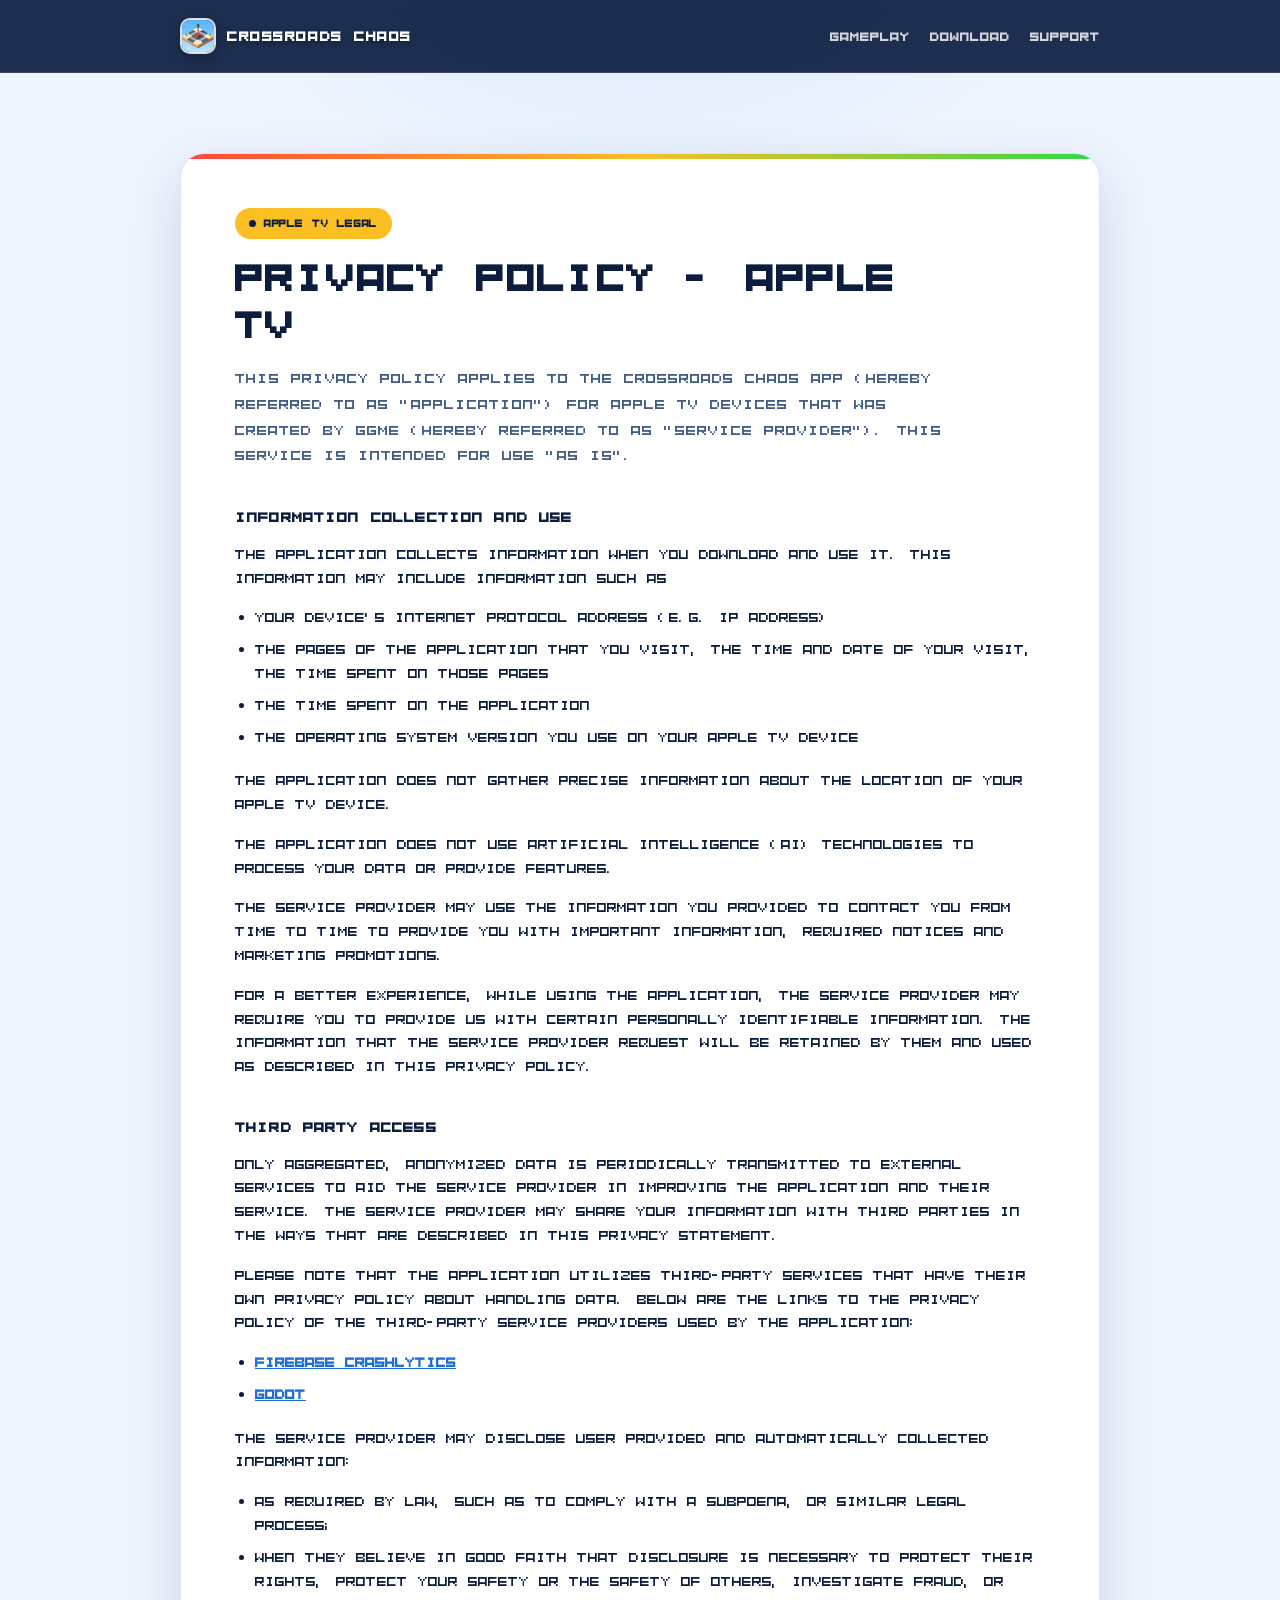
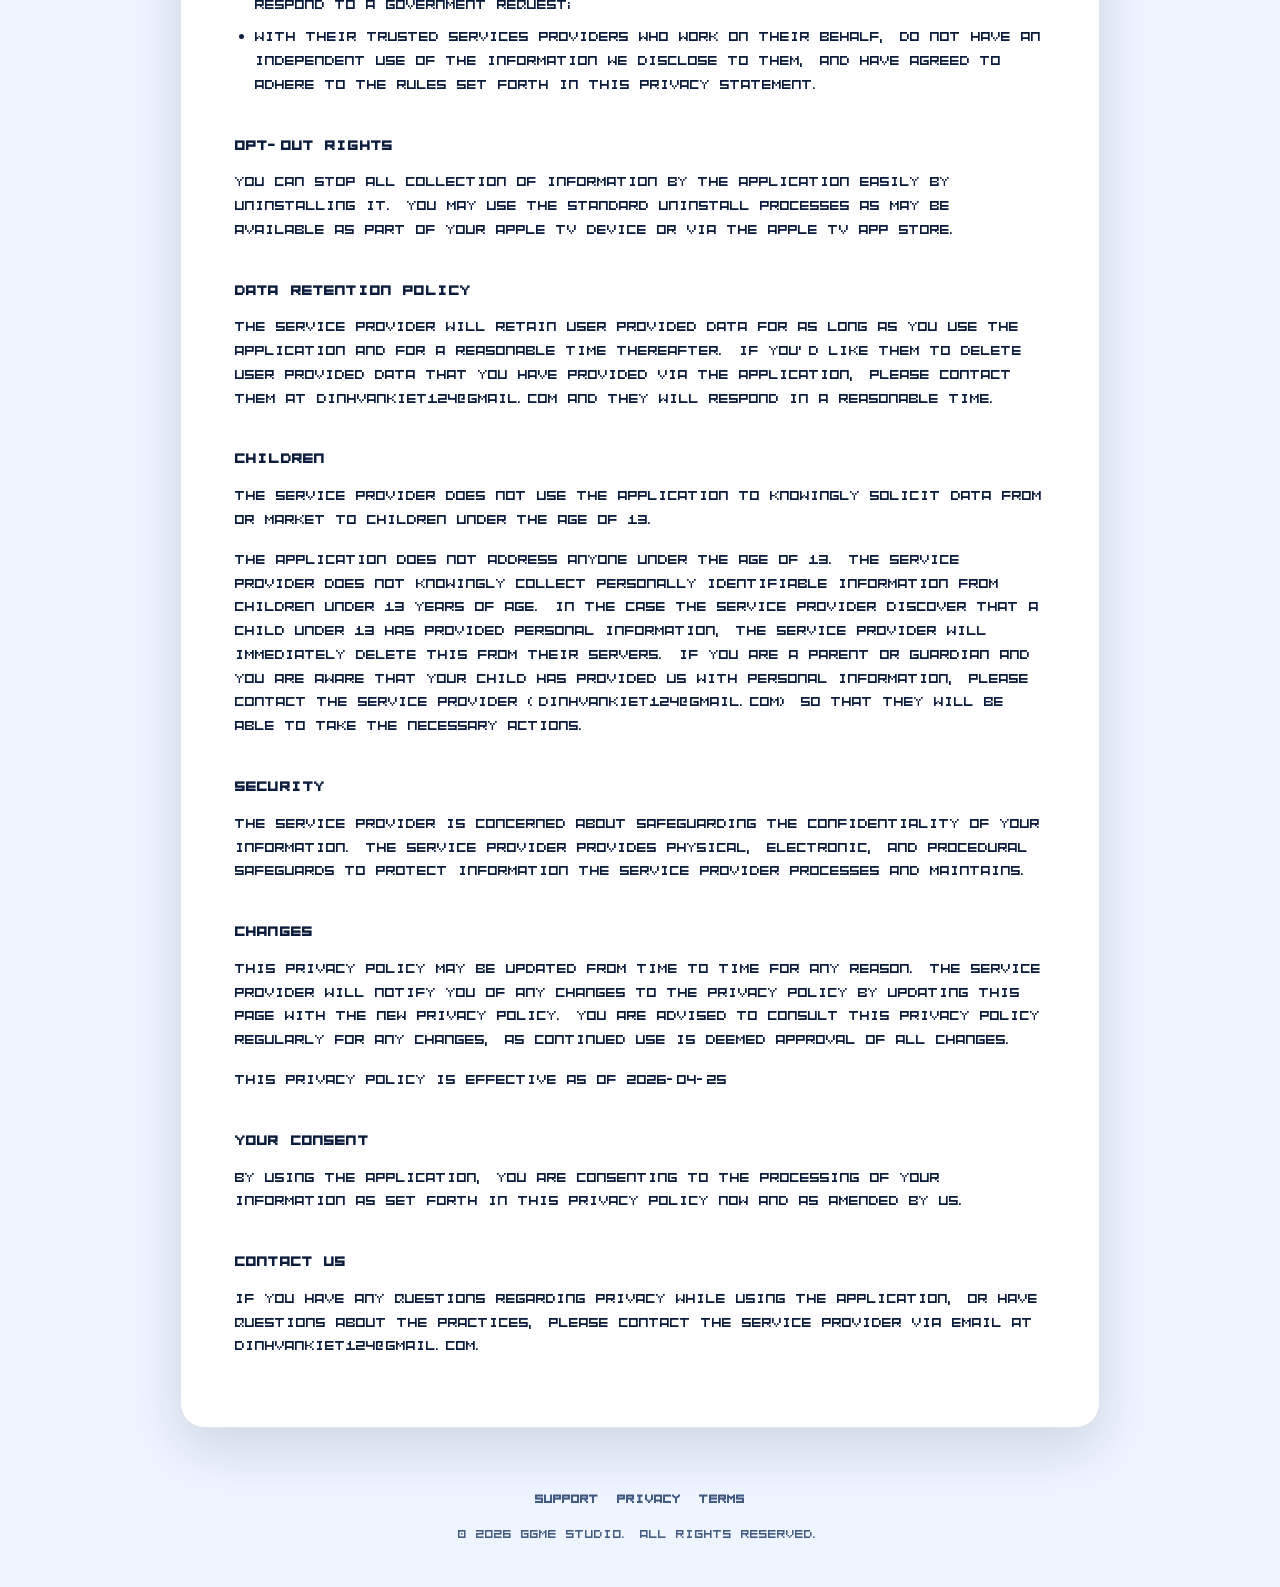
<file: apple_tv_privacy.html>
<!DOCTYPE html>
    <html>
    <head>
      <meta charset='utf-8'>
      <meta name='viewport' content='width=device-width'>
      <meta name="color-scheme" content="light dark">
      <title>Privacy Policy - Apple TV</title>
      <link rel="apple-touch-icon" sizes="180x180" href="favicon_io/apple-touch-icon.png">
      <link rel="icon" type="image/png" sizes="32x32" href="favicon_io/favicon-32x32.png">
      <link rel="icon" type="image/png" sizes="16x16" href="favicon_io/favicon-16x16.png">
      <link rel="manifest" href="favicon_io/site.webmanifest">
      <link rel="shortcut icon" href="favicon_io/favicon.ico">
      <link rel="stylesheet" href="legal-pages.css">
    </head>
    <body>
    <header class="site-header">
      <nav class="site-nav" aria-label="Main navigation">
        <a class="site-brand" href="index.html"><img src="icon_1024.png" alt="Crossroads Chaos"><span>Crossroads Chaos</span></a>
        <ul class="site-nav-links"><li><a href="index.html#features">Gameplay</a></li><li><a href="index.html#download">Download</a></li><li><a href="game_support.html">Support</a></li></ul>
      </nav>
    </header>
    <main class="legal-main">
    <article class="container policy-content">
    <span class="page-kicker">Apple TV Legal</span>
    <h1>Privacy Policy - Apple TV</h1><p>This privacy policy applies to the Crossroads Chaos app (hereby referred to as "Application") for Apple TV devices that was created by GGme (hereby referred to as "Service Provider"). This service is intended for use "AS IS".</p><br><strong>Information Collection and Use</strong><p>The Application collects information when you download and use it. This information may include information such as </p><ul><li>Your device's Internet Protocol address (e.g. IP address)</li><li>The pages of the Application that you visit, the time and date of your visit, the time spent on those pages</li><li>The time spent on the Application</li><li>The operating system version you use on your Apple TV device</li></ul><p></p><br><p>The Application does not gather precise information about the location of your Apple TV device.</p><!----><br><p>The Application does not use Artificial Intelligence (AI) technologies to process your data or provide features.</p><br><p>The Service Provider may use the information you provided to contact you from time to time to provide you with important information, required notices and marketing promotions.</p><br><p>For a better experience, while using the Application, the Service Provider may require you to provide us with certain personally identifiable information. The information that the Service Provider request will be retained by them and used as described in this privacy policy.</p><br><strong>Third Party Access</strong><p>Only aggregated, anonymized data is periodically transmitted to external services to aid the Service Provider in improving the Application and their service. The Service Provider may share your information with third parties in the ways that are described in this privacy statement.</p><div><br><p>Please note that the Application utilizes third-party services that have their own Privacy Policy about handling data. Below are the links to the Privacy Policy of the third-party service providers used by the Application:</p><ul><li><a href="https://firebase.google.com/support/privacy/" target="_blank" rel="noopener noreferrer">Firebase Crashlytics</a></li><li><a href="https://godotengine.org/privacy-policy" target="_blank" rel="noopener noreferrer">Godot</a></li></ul></div><br><p>The Service Provider may disclose User Provided and Automatically Collected Information:</p><ul><li>as required by law, such as to comply with a subpoena, or similar legal process;</li><li>when they believe in good faith that disclosure is necessary to protect their rights, protect your safety or the safety of others, investigate fraud, or respond to a government request;</li><li>with their trusted services providers who work on their behalf, do not have an independent use of the information we disclose to them, and have agreed to adhere to the rules set forth in this privacy statement.</li></ul><p></p><br><strong>Opt-Out Rights</strong><p>You can stop all collection of information by the Application easily by uninstalling it. You may use the standard uninstall processes as may be available as part of your Apple TV device or via the Apple TV App Store.</p><br><strong>Data Retention Policy</strong><p>The Service Provider will retain User Provided data for as long as you use the Application and for a reasonable time thereafter. If you'd like them to delete User Provided Data that you have provided via the Application, please contact them at dinhvankiet124@gmail.com and they will respond in a reasonable time.</p><br><strong>Children</strong><p>The Service Provider does not use the Application to knowingly solicit data from or market to children under the age of 13.</p><div><br><p>The Application does not address anyone under the age of 13. The Service Provider does not knowingly collect personally identifiable information from children under 13 years of age. In the case the Service Provider discover that a child under 13 has provided personal information, the Service Provider will immediately delete this from their servers. If you are a parent or guardian and you are aware that your child has provided us with personal information, please contact the Service Provider (dinhvankiet124@gmail.com) so that they will be able to take the necessary actions.</p></div><br><strong>Security</strong><p>The Service Provider is concerned about safeguarding the confidentiality of your information. The Service Provider provides physical, electronic, and procedural safeguards to protect information the Service Provider processes and maintains.</p><br><strong>Changes</strong><p>This Privacy Policy may be updated from time to time for any reason. The Service Provider will notify you of any changes to the Privacy Policy by updating this page with the new Privacy Policy. You are advised to consult this Privacy Policy regularly for any changes, as continued use is deemed approval of all changes.</p><br><p>This privacy policy is effective as of 2026-04-25</p><br><strong>Your Consent</strong><p>By using the Application, you are consenting to the processing of your information as set forth in this Privacy Policy now and as amended by us.</p><br><strong>Contact Us</strong><p>If you have any questions regarding privacy while using the Application, or have questions about the practices, please contact the Service Provider via email at dinhvankiet124@gmail.com.</p>
        </article>
    </main>
    <footer class="legal-footer">
        <div class="legal-footer-links"><a href="game_support.html">Support</a><a href="privacy.html">Privacy</a><a href="terms.html">Terms</a></div>
        &copy; 2026 GGme Studio. All rights reserved.
    </footer>
</body>
    </html>
</file>
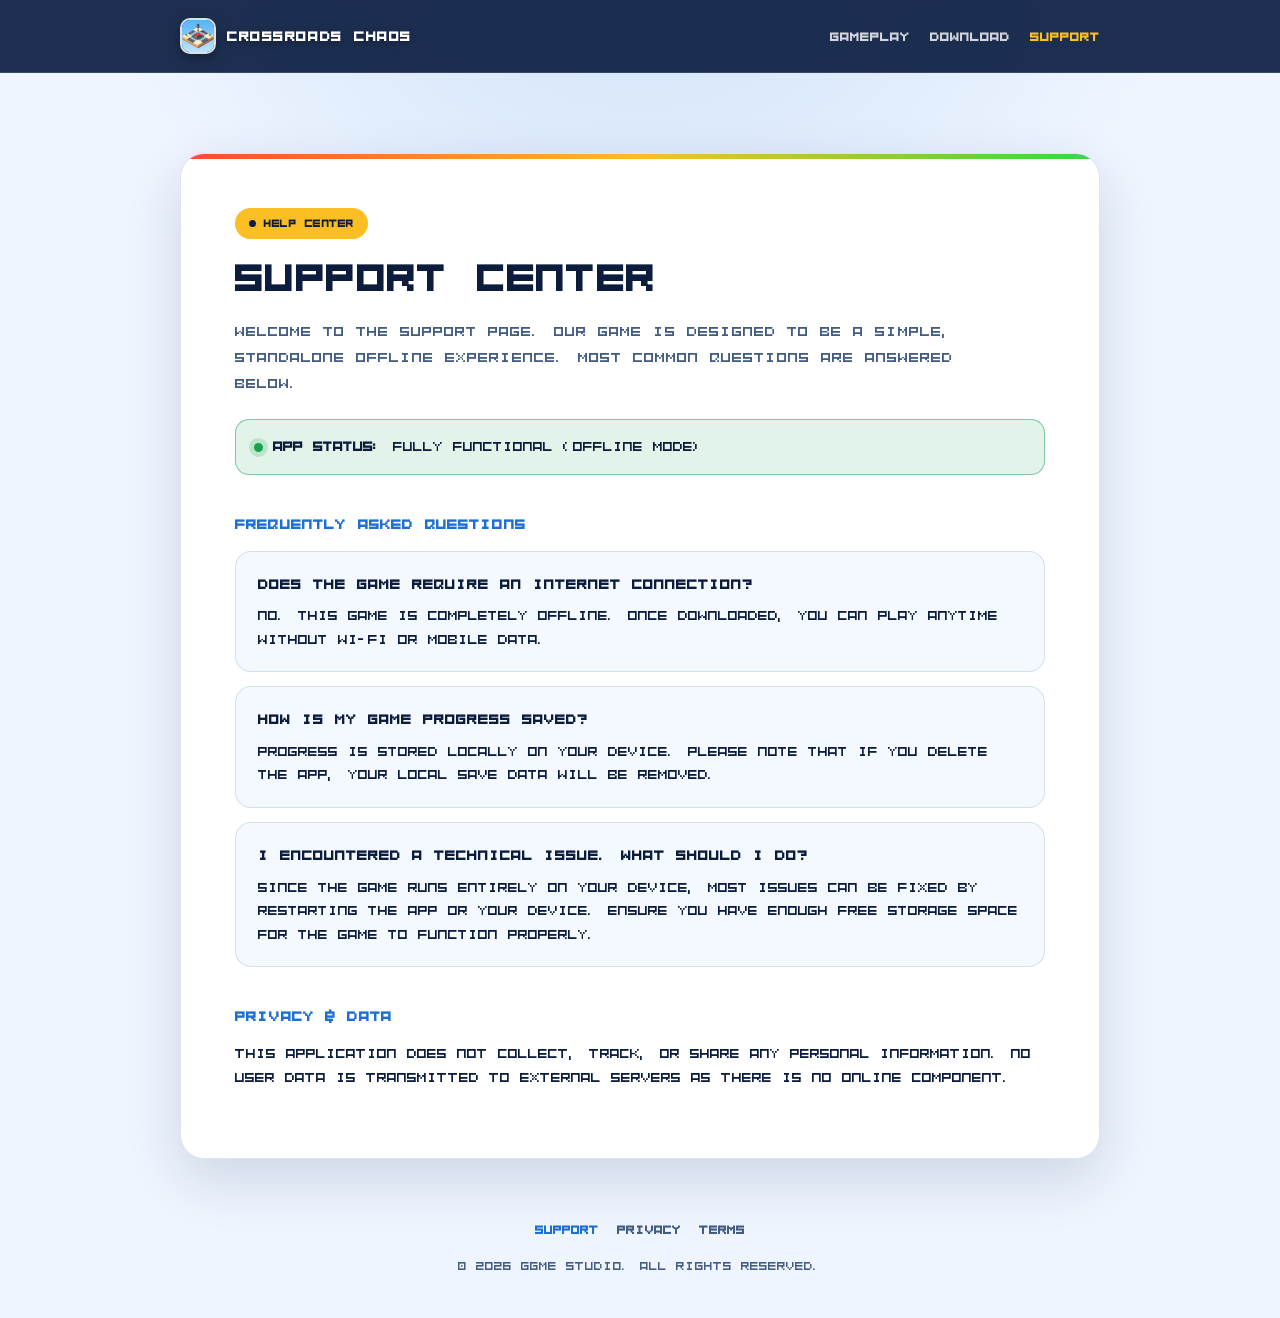
<file: game_support.html>
<!DOCTYPE html>
<html lang="en">
<head>
    <meta charset="UTF-8">
    <meta name="viewport" content="width=device-width, initial-scale=1.0">
    <meta name="color-scheme" content="light dark">
    <title>Game Support | Crossroads Chaos</title>
    <link rel="apple-touch-icon" sizes="180x180" href="favicon_io/apple-touch-icon.png">
    <link rel="icon" type="image/png" sizes="32x32" href="favicon_io/favicon-32x32.png">
    <link rel="icon" type="image/png" sizes="16x16" href="favicon_io/favicon-16x16.png">
    <link rel="manifest" href="favicon_io/site.webmanifest">
    <link rel="shortcut icon" href="favicon_io/favicon.ico">
    <link rel="stylesheet" href="legal-pages.css">
</head>
<body>
    <header class="site-header">
        <nav class="site-nav" aria-label="Main navigation">
            <a class="site-brand" href="index.html"><img src="icon_1024.png" alt="Crossroads Chaos"><span>Crossroads Chaos</span></a>
            <ul class="site-nav-links">
                <li><a href="index.html#features">Gameplay</a></li>
                <li><a href="index.html#download">Download</a></li>
                <li><a href="game_support.html" aria-current="page">Support</a></li>
            </ul>
        </nav>
    </header>
    <main class="legal-main">
    <article class="container policy-content">
        <span class="page-kicker">Help center</span>
        <h1>Support Center</h1>
        <p>Welcome to the support page. Our game is designed to be a simple, standalone offline experience. Most common questions are answered below.</p>

        <div class="status-box">
            <strong>App Status:</strong> Fully Functional (Offline Mode)
        </div>

        <h2>Frequently Asked Questions</h2>
        
        <div class="faq-item">
            <span class="faq-question">Does the game require an internet connection?</span>
            No. This game is completely offline. Once downloaded, you can play anytime without Wi-Fi or mobile data.
        </div>

        <div class="faq-item">
            <span class="faq-question">How is my game progress saved?</span>
            Progress is stored locally on your device. Please note that if you delete the app, your local save data will be removed.
        </div>

        <div class="faq-item">
            <span class="faq-question">I encountered a technical issue. What should I do?</span>
            Since the game runs entirely on your device, most issues can be fixed by restarting the app or your device. Ensure you have enough free storage space for the game to function properly.
        </div>

        <h2>Privacy & Data</h2>
        <p>This application does not collect, track, or share any personal information. No user data is transmitted to external servers as there is no online component.</p>
    </article>
    </main>
    <footer class="legal-footer">
        <div class="legal-footer-links"><a href="game_support.html" aria-current="page">Support</a><a href="privacy.html">Privacy</a><a href="terms.html">Terms</a></div>
        &copy; 2026 GGme Studio. All rights reserved.
    </footer>
</body>
</html>
</file>
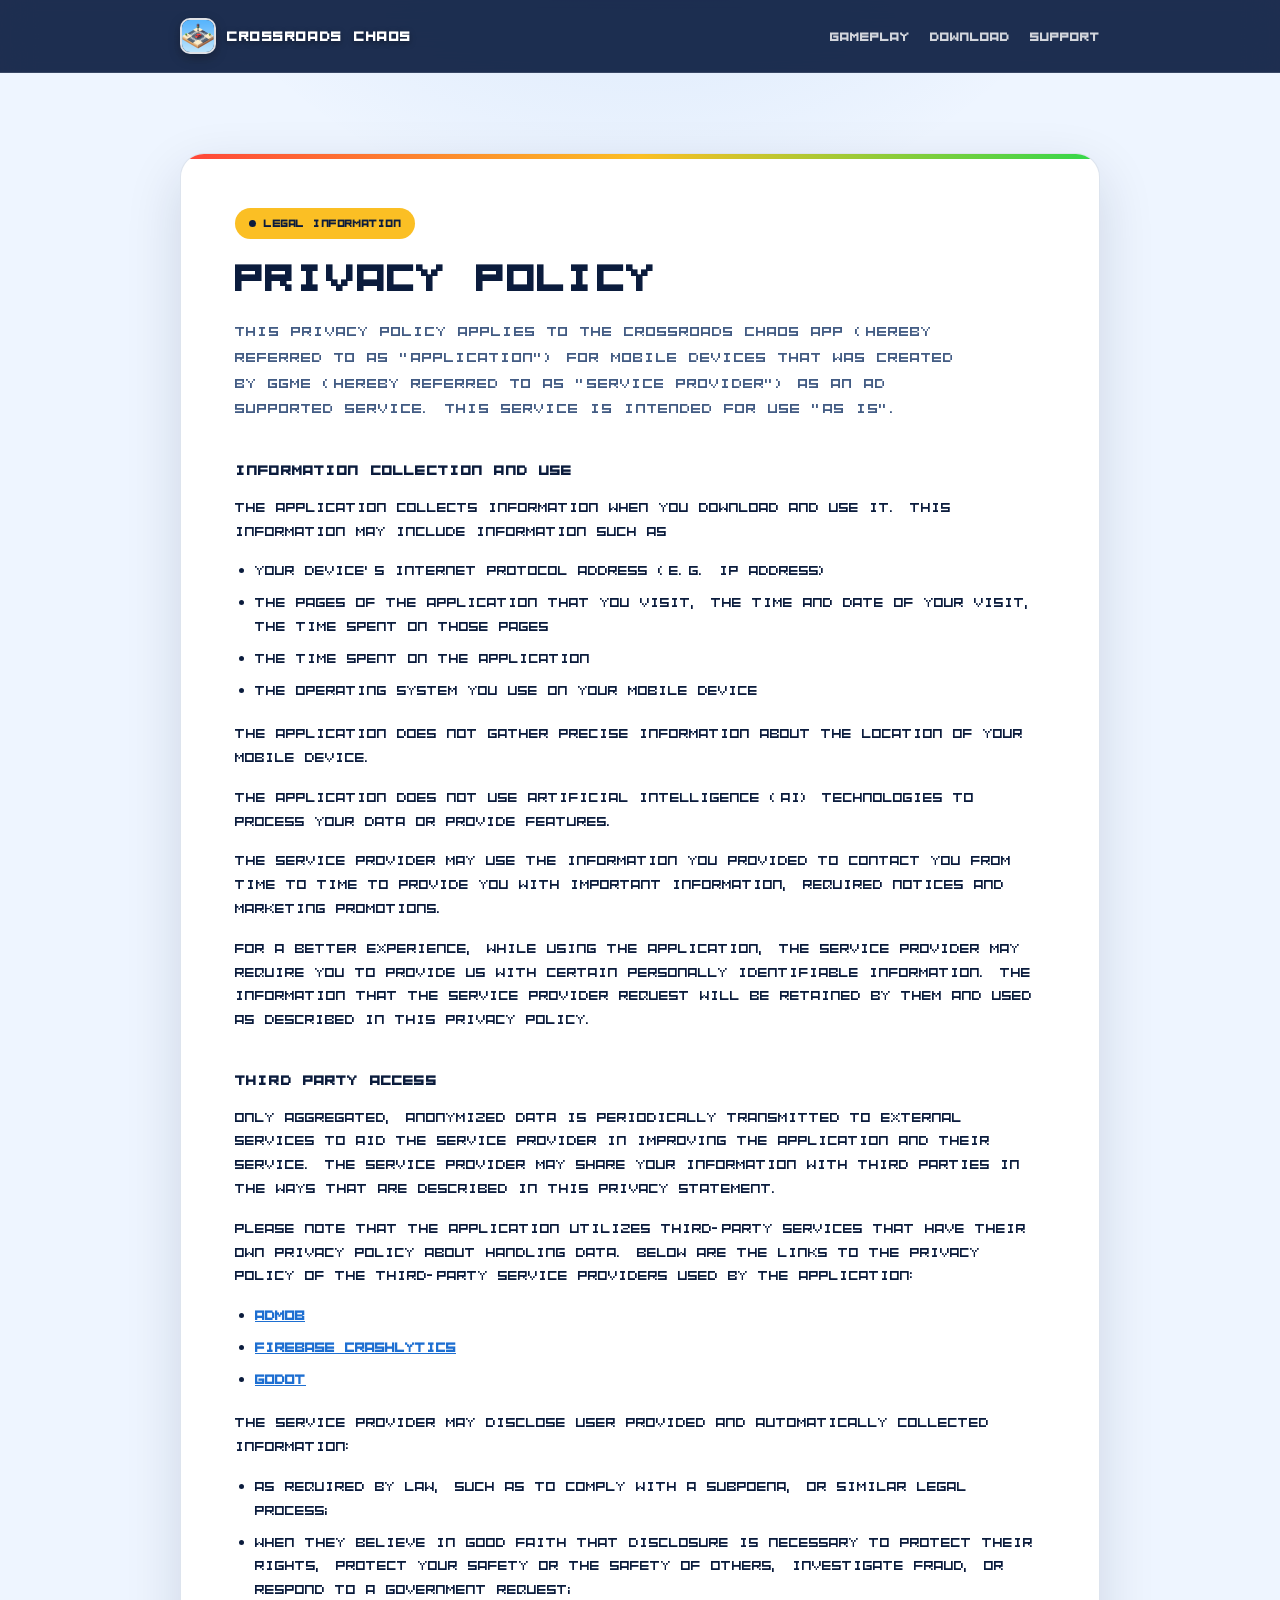
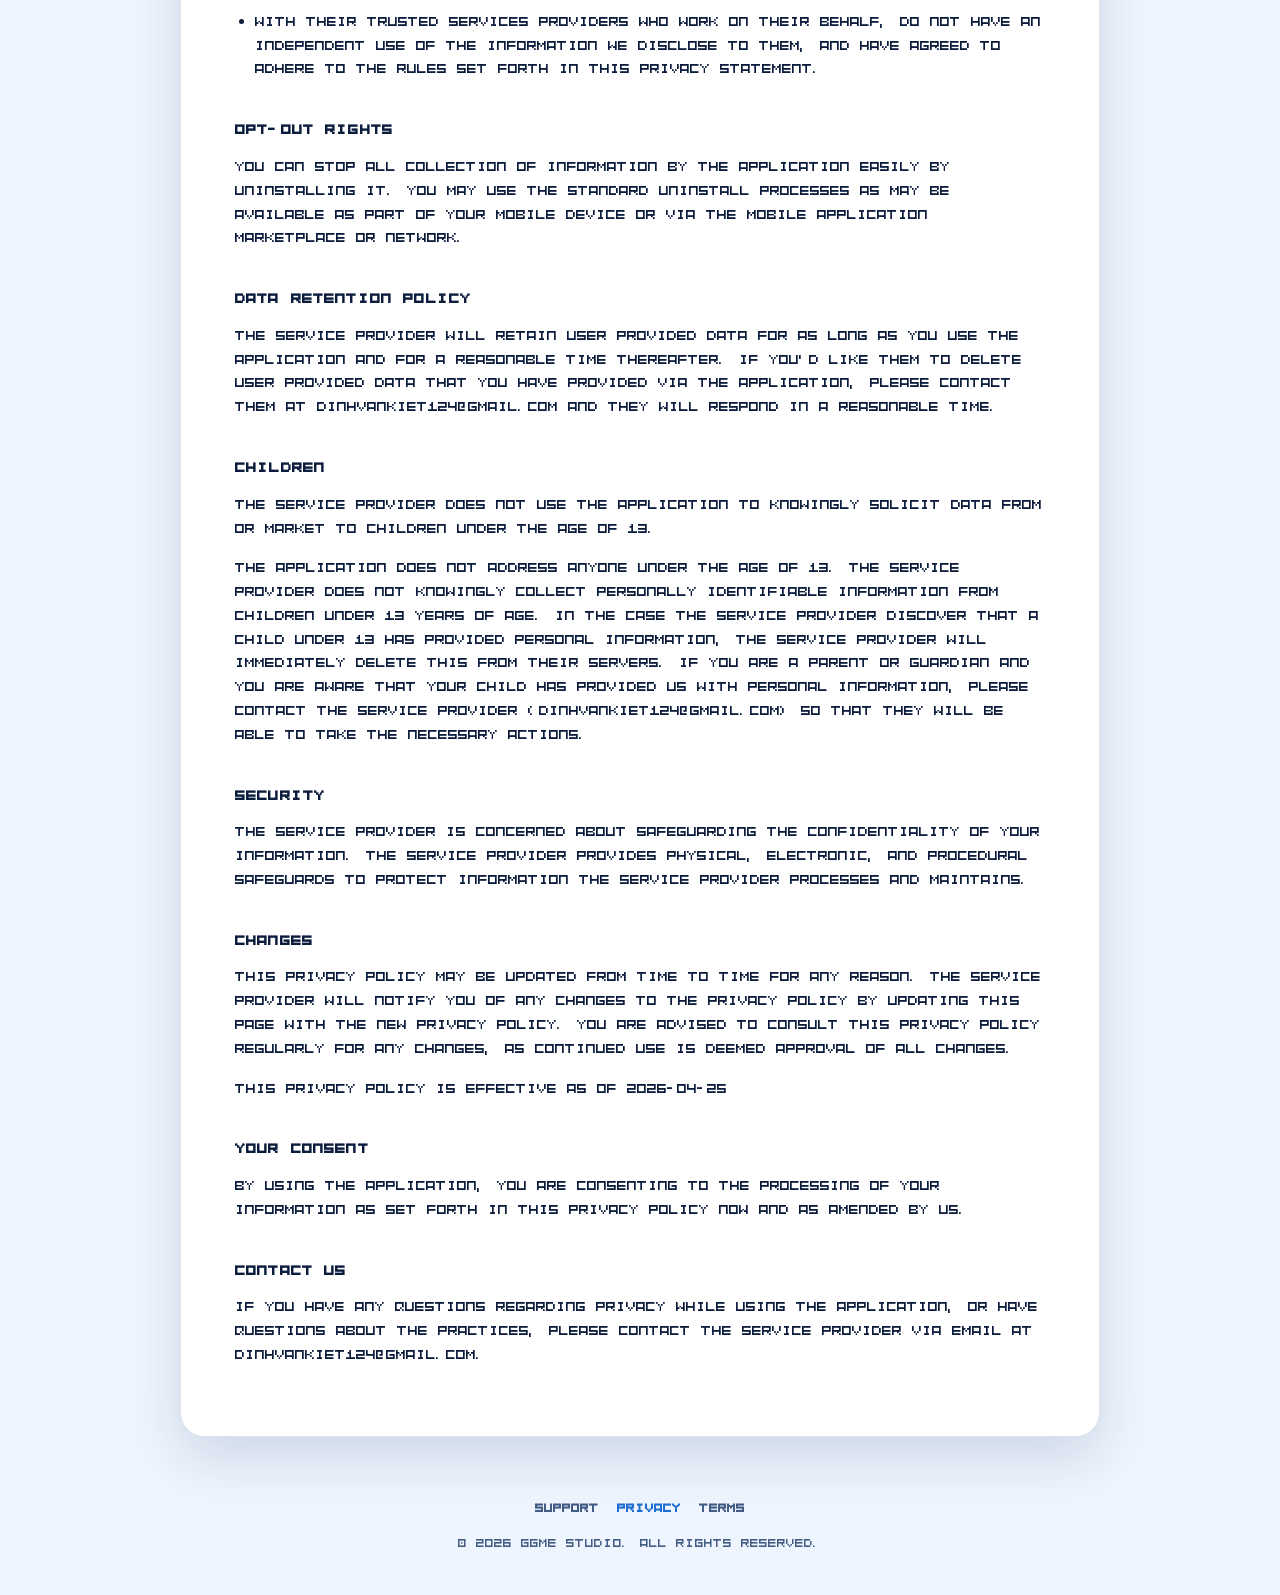
<file: privacy.html>
<!DOCTYPE html>
    <html>
    <head>
      <meta charset='utf-8'>
      <meta name='viewport' content='width=device-width'>
      <meta name="color-scheme" content="light dark">
      <title>Privacy Policy</title>
      <link rel="apple-touch-icon" sizes="180x180" href="favicon_io/apple-touch-icon.png">
      <link rel="icon" type="image/png" sizes="32x32" href="favicon_io/favicon-32x32.png">
      <link rel="icon" type="image/png" sizes="16x16" href="favicon_io/favicon-16x16.png">
      <link rel="manifest" href="favicon_io/site.webmanifest">
      <link rel="shortcut icon" href="favicon_io/favicon.ico">
      <link rel="stylesheet" href="legal-pages.css">
    </head>
    <body>
    <header class="site-header">
      <nav class="site-nav" aria-label="Main navigation">
        <a class="site-brand" href="index.html"><img src="icon_1024.png" alt="Crossroads Chaos"><span>Crossroads Chaos</span></a>
        <ul class="site-nav-links"><li><a href="index.html#features">Gameplay</a></li><li><a href="index.html#download">Download</a></li><li><a href="game_support.html">Support</a></li></ul>
      </nav>
    </header>
    <main class="legal-main">
    <article class="container policy-content">
    <span class="page-kicker">Legal information</span>
    <h1>Privacy Policy</h1><p>This privacy policy applies to the Crossroads Chaos app (hereby referred to as "Application") for mobile devices that was created by GGme (hereby referred to as "Service Provider") as an Ad Supported service. This service is intended for use "AS IS".</p><br><strong>Information Collection and Use</strong><p>The Application collects information when you download and use it. This information may include information such as </p><ul><li>Your device's Internet Protocol address (e.g. IP address)</li><li>The pages of the Application that you visit, the time and date of your visit, the time spent on those pages</li><li>The time spent on the Application</li><li>The operating system you use on your mobile device</li></ul><p></p><br><p>The Application does not gather precise information about the location of your mobile device.</p><!----><br><p>The Application does not use Artificial Intelligence (AI) technologies to process your data or provide features.</p><br><p>The Service Provider may use the information you provided to contact you from time to time to provide you with important information, required notices and marketing promotions.</p><br><p>For a better experience, while using the Application, the Service Provider may require you to provide us with certain personally identifiable information. The information that the Service Provider request will be retained by them and used as described in this privacy policy.</p><br><strong>Third Party Access</strong><p>Only aggregated, anonymized data is periodically transmitted to external services to aid the Service Provider in improving the Application and their service. The Service Provider may share your information with third parties in the ways that are described in this privacy statement.</p><div><br><p>Please note that the Application utilizes third-party services that have their own Privacy Policy about handling data. Below are the links to the Privacy Policy of the third-party service providers used by the Application:</p><ul><li><a href="https://support.google.com/admob/answer/6128543?hl=en" target="_blank" rel="noopener noreferrer">AdMob</a></li><li><a href="https://firebase.google.com/support/privacy/" target="_blank" rel="noopener noreferrer">Firebase Crashlytics</a></li><li><a href="https://godotengine.org/privacy-policy" target="_blank" rel="noopener noreferrer">Godot</a></li></ul></div><br><p>The Service Provider may disclose User Provided and Automatically Collected Information:</p><ul><li>as required by law, such as to comply with a subpoena, or similar legal process;</li><li>when they believe in good faith that disclosure is necessary to protect their rights, protect your safety or the safety of others, investigate fraud, or respond to a government request;</li><li>with their trusted services providers who work on their behalf, do not have an independent use of the information we disclose to them, and have agreed to adhere to the rules set forth in this privacy statement.</li></ul><p></p><br><strong>Opt-Out Rights</strong><p>You can stop all collection of information by the Application easily by uninstalling it. You may use the standard uninstall processes as may be available as part of your mobile device or via the mobile application marketplace or network.</p><br><strong>Data Retention Policy</strong><p>The Service Provider will retain User Provided data for as long as you use the Application and for a reasonable time thereafter. If you'd like them to delete User Provided Data that you have provided via the Application, please contact them at dinhvankiet124@gmail.com and they will respond in a reasonable time.</p><br><strong>Children</strong><p>The Service Provider does not use the Application to knowingly solicit data from or market to children under the age of 13.</p><div><br><p>The Application does not address anyone under the age of 13. The Service Provider does not knowingly collect personally identifiable information from children under 13 years of age. In the case the Service Provider discover that a child under 13 has provided personal information, the Service Provider will immediately delete this from their servers. If you are a parent or guardian and you are aware that your child has provided us with personal information, please contact the Service Provider (dinhvankiet124@gmail.com) so that they will be able to take the necessary actions.</p></div><br><strong>Security</strong><p>The Service Provider is concerned about safeguarding the confidentiality of your information. The Service Provider provides physical, electronic, and procedural safeguards to protect information the Service Provider processes and maintains.</p><br><strong>Changes</strong><p>This Privacy Policy may be updated from time to time for any reason. The Service Provider will notify you of any changes to the Privacy Policy by updating this page with the new Privacy Policy. You are advised to consult this Privacy Policy regularly for any changes, as continued use is deemed approval of all changes.</p><br><p>This privacy policy is effective as of 2026-04-25</p><br><strong>Your Consent</strong><p>By using the Application, you are consenting to the processing of your information as set forth in this Privacy Policy now and as amended by us.</p><br><strong>Contact Us</strong><p>If you have any questions regarding privacy while using the Application, or have questions about the practices, please contact the Service Provider via email at dinhvankiet124@gmail.com.</p>
        </article>
    </main>
    <footer class="legal-footer">
        <div class="legal-footer-links"><a href="game_support.html">Support</a><a href="privacy.html" aria-current="page">Privacy</a><a href="terms.html">Terms</a></div>
        &copy; 2026 GGme Studio. All rights reserved.
    </footer>
</body>
    </html>
</file>
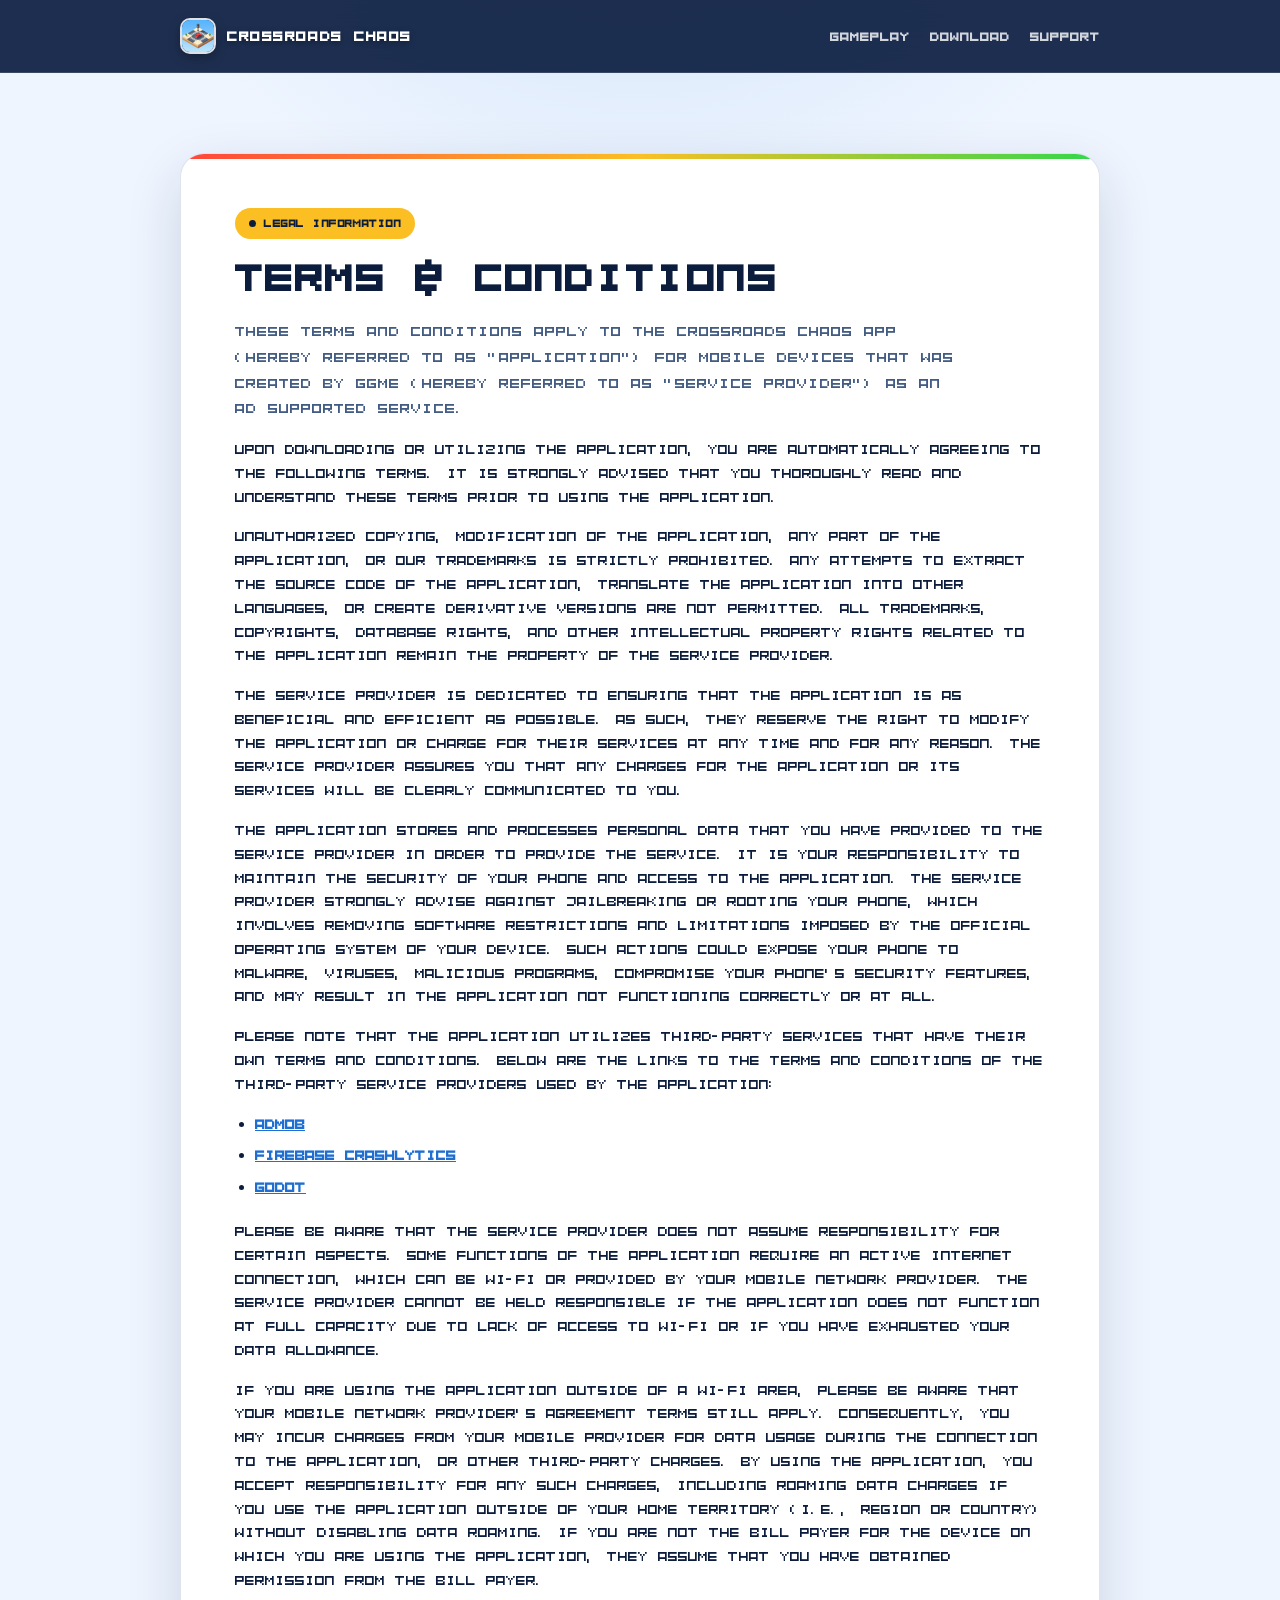
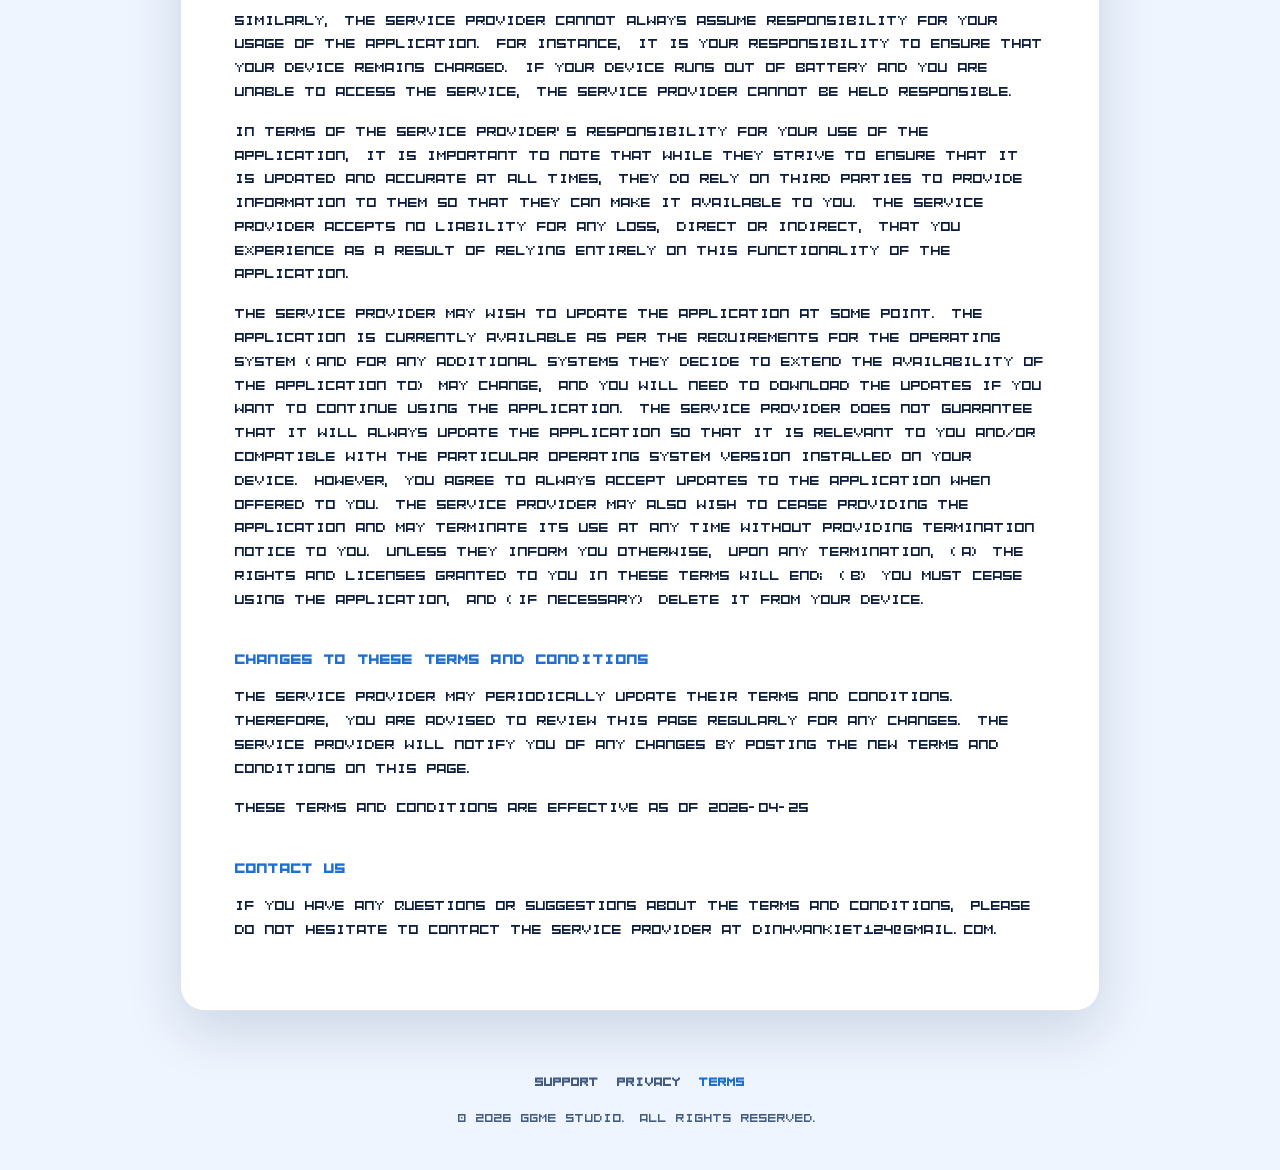
<file: terms.html>
<!DOCTYPE html>
    <html lang="en">
    <head>
      <meta charset="UTF-8">
      <meta name="viewport" content="width=device-width, initial-scale=1.0">
      <meta name="color-scheme" content="light dark">
      <title>Terms &amp; Conditions</title>
      <link rel="apple-touch-icon" sizes="180x180" href="favicon_io/apple-touch-icon.png">
      <link rel="icon" type="image/png" sizes="32x32" href="favicon_io/favicon-32x32.png">
      <link rel="icon" type="image/png" sizes="16x16" href="favicon_io/favicon-16x16.png">
      <link rel="manifest" href="favicon_io/site.webmanifest">
      <link rel="shortcut icon" href="favicon_io/favicon.ico">
      <link rel="stylesheet" href="legal-pages.css">
    </head>
    <body>
    <header class="site-header">
      <nav class="site-nav" aria-label="Main navigation">
        <a class="site-brand" href="index.html"><img src="icon_1024.png" alt="Crossroads Chaos"><span>Crossroads Chaos</span></a>
        <ul class="site-nav-links"><li><a href="index.html#features">Gameplay</a></li><li><a href="index.html#download">Download</a></li><li><a href="game_support.html">Support</a></li></ul>
      </nav>
    </header>
    <main class="legal-main">
    <article class="container policy-content">
    <span class="page-kicker">Legal information</span>
    <h1>Terms &amp; Conditions</h1><p>These terms and conditions apply to the Crossroads Chaos app (hereby referred to as "Application") for mobile devices that was created by GGme (hereby referred to as "Service Provider") as an Ad Supported service.</p><br><p>Upon downloading or utilizing the Application, you are automatically agreeing to the following terms. It is strongly advised that you thoroughly read and understand these terms prior to using the Application.</p><div><br><p>Unauthorized copying, modification of the Application, any part of the Application, or our trademarks is strictly prohibited. Any attempts to extract the source code of the Application, translate the Application into other languages, or create derivative versions are not permitted. All trademarks, copyrights, database rights, and other intellectual property rights related to the Application remain the property of the Service Provider.</p></div><br><p>The Service Provider is dedicated to ensuring that the Application is as beneficial and efficient as possible. As such, they reserve the right to modify the Application or charge for their services at any time and for any reason. The Service Provider assures you that any charges for the Application or its services will be clearly communicated to you.</p><br><p>The Application stores and processes personal data that you have provided to the Service Provider in order to provide the Service. It is your responsibility to maintain the security of your phone and access to the Application. The Service Provider strongly advise against jailbreaking or rooting your phone, which involves removing software restrictions and limitations imposed by the official operating system of your device. Such actions could expose your phone to malware, viruses, malicious programs, compromise your phone's security features, and may result in the Application not functioning correctly or at all.</p><div><p>Please note that the Application utilizes third-party services that have their own Terms and Conditions. Below are the links to the Terms and Conditions of the third-party service providers used by the Application:</p><ul><li><a href="https://developers.google.com/admob/terms" target="_blank" rel="noopener noreferrer">AdMob</a></li><li><a href="https://firebase.google.com/terms/crashlytics" target="_blank" rel="noopener noreferrer">Firebase Crashlytics</a></li><li><a href="https://godotengine.org/license" target="_blank" rel="noopener noreferrer">Godot</a></li></ul></div><br><p>Please be aware that the Service Provider does not assume responsibility for certain aspects. Some functions of the Application require an active internet connection, which can be Wi-Fi or provided by your mobile network provider. The Service Provider cannot be held responsible if the Application does not function at full capacity due to lack of access to Wi-Fi or if you have exhausted your data allowance.</p><br><p>If you are using the application outside of a Wi-Fi area, please be aware that your mobile network provider's agreement terms still apply. Consequently, you may incur charges from your mobile provider for data usage during the connection to the application, or other third-party charges. By using the application, you accept responsibility for any such charges, including roaming data charges if you use the application outside of your home territory (i.e., region or country) without disabling data roaming. If you are not the bill payer for the device on which you are using the application, they assume that you have obtained permission from the bill payer.</p><br><p>Similarly, the Service Provider cannot always assume responsibility for your usage of the application. For instance, it is your responsibility to ensure that your device remains charged. If your device runs out of battery and you are unable to access the Service, the Service Provider cannot be held responsible.</p><br><p>In terms of the Service Provider's responsibility for your use of the application, it is important to note that while they strive to ensure that it is updated and accurate at all times, they do rely on third parties to provide information to them so that they can make it available to you. The Service Provider accepts no liability for any loss, direct or indirect, that you experience as a result of relying entirely on this functionality of the application.</p><br><!---->p>The Service Provider may wish to update the application at some point. The application is currently available as per the requirements for the operating system (and for any additional systems they decide to extend the availability of the application to) may change, and you will need to download the updates if you want to continue using the application. The Service Provider does not guarantee that it will always update the application so that it is relevant to you and/or compatible with the particular operating system version installed on your device. However, you agree to always accept updates to the application when offered to you. The Service Provider may also wish to cease providing the application and may terminate its use at any time without providing termination notice to you. Unless they inform you otherwise, upon any termination, (a) the rights and licenses granted to you in these terms will end; (b) you must cease using the application, and (if necessary) delete it from your device.</p><br><h2>Changes to These Terms and Conditions</h2><p>The Service Provider may periodically update their Terms and Conditions. Therefore, you are advised to review this page regularly for any changes. The Service Provider will notify you of any changes by posting the new Terms and Conditions on this page.</p><br><p>These terms and conditions are effective as of 2026-04-25</p><br><h2>Contact Us</h2><p>If you have any questions or suggestions about the Terms and Conditions, please do not hesitate to contact the Service Provider at dinhvankiet124@gmail.com.</p>
        </article>
    </main>
    <footer class="legal-footer">
        <div class="legal-footer-links"><a href="game_support.html">Support</a><a href="privacy.html">Privacy</a><a href="terms.html" aria-current="page">Terms</a></div>
        &copy; 2026 GGme Studio. All rights reserved.
    </footer>
    <script>
      // Repair a malformed paragraph from the original generated policy markup.
      const policyContent = document.querySelector('.policy-content');
      const malformedParagraph = [...policyContent.childNodes].find((node) =>
        node.nodeType === Node.TEXT_NODE && node.textContent.trimStart().startsWith('p>The Service Provider may wish')
      );
      if (malformedParagraph) {
        const paragraph = document.createElement('p');
        paragraph.textContent = malformedParagraph.textContent.replace(/^\s*p>/, '');
        malformedParagraph.replaceWith(paragraph);
      }
    </script>
</body>
    </html>
</file>
<file: legal-pages.css>
@font-face {
  font-family: 'Kenney Future';
  src: url('assets/fonts/kenney_future.ttf') format('truetype');
  font-style: normal;
  font-weight: 400;
  font-display: swap;
}

:root {
  color-scheme: light dark;
  --page-bg: #eef5ff;
  --surface: #ffffff;
  --surface-muted: #f4f9ff;
  --text: #0b1c3d;
  --text-muted: #435c84;
  --accent: #1e6fd1;
  --accent-strong: #1456aa;
  --border: rgba(15, 63, 133, 0.14);
  --glow: rgba(30, 111, 209, 0.16);
  --success: #16a34a;
  --header-bg: rgba(7, 25, 61, 0.9);
  --page-width: 920px;
}

@media (prefers-color-scheme: dark) {
  :root {
    --page-bg: #0a0720;
    --surface: #171440;
    --surface-muted: #1f1b52;
    --text: #f5f8ff;
    --text-muted: #a8b9df;
    --accent: #3ee8ff;
    --accent-strong: #70efff;
    --border: rgba(62, 232, 255, 0.2);
    --glow: rgba(62, 232, 255, 0.2);
    --success: #4ade80;
    --header-bg: rgba(9, 6, 31, 0.9);
  }
}

* { box-sizing: border-box; }

html { scroll-behavior: smooth; }

body {
  min-height: 100vh;
  max-width: none;
  margin: 0;
  padding: 0;
  background:
    radial-gradient(circle at 50% -10%, var(--glow), transparent 34rem),
    var(--page-bg);
  color: var(--text);
  font-family: 'Kenney Future', sans-serif;
  font-size: 13.5px;
  line-height: 1.75;
  -webkit-font-smoothing: antialiased;
}

a { color: var(--accent); }

a:hover { color: var(--accent-strong); }

a:focus-visible {
  outline: 3px solid #fbbf24;
  outline-offset: 3px;
  border-radius: 6px;
}

.site-header {
  position: sticky;
  top: 0;
  z-index: 10;
  border-bottom: 1px solid rgba(255, 255, 255, 0.12);
  background: var(--header-bg);
  backdrop-filter: blur(16px) saturate(150%);
  -webkit-backdrop-filter: blur(16px) saturate(150%);
}

.site-nav {
  width: min(var(--page-width), 90%);
  min-height: 72px;
  margin: 0 auto;
  display: flex;
  align-items: center;
  justify-content: space-between;
  gap: 20px;
}

.site-brand {
  display: inline-flex;
  align-items: center;
  gap: 11px;
  color: #ffffff;
  text-decoration: none;
  font-family: 'Kenney Future', sans-serif;
  font-size: clamp(0.76rem, 1.1vw, 0.92rem);
  font-weight: 700;
  letter-spacing: 0.04em;
  white-space: nowrap;
}

.site-brand img {
  width: 36px;
  height: 36px;
  border-radius: 10px;
  border: 2px solid rgba(255, 255, 255, 0.85);
  box-shadow: 0 4px 12px rgba(0, 0, 0, 0.3);
}

.site-brand span {
  color: #ffffff;
  text-shadow: 0 2px 6px rgba(0, 0, 0, 0.4);
}

.site-nav-links {
  display: flex;
  flex-wrap: wrap;
  align-items: center;
  justify-content: flex-end;
  gap: 6px 20px;
  list-style: none;
  margin: 0;
  padding: 0;
}

.site-nav-links a {
  color: rgba(255, 255, 255, 0.8);
  font-size: 0.78rem;
  font-weight: 600;
  text-decoration: none;
  white-space: nowrap;
  transition: color 0.2s ease;
}

.site-nav-links a:hover,
.site-nav-links a[aria-current="page"] {
  color: #fbbf24;
}

.legal-main {
  width: min(var(--page-width), 90%);
  margin: 0 auto;
  padding: clamp(40px, 7vw, 80px) 0 60px;
}

.container {
  position: relative;
  overflow: hidden;
  padding: clamp(28px, 5vw, 54px);
  border: 1px solid var(--border);
  border-radius: 24px;
  background: var(--surface);
  box-shadow: 0 20px 55px rgba(7, 25, 61, 0.14);
}

.container::before {
  content: '';
  position: absolute;
  top: 0;
  left: 0;
  width: 100%;
  height: 5px;
  background: linear-gradient(90deg, #ff453a, #fbbf24, #32d74b);
}

.page-kicker {
  display: inline-flex;
  align-items: center;
  gap: 8px;
  margin: 0 0 14px;
  padding: 6px 14px;
  border-radius: 999px;
  background: #fbbf24;
  color: #0b1c3d;
  font-size: 0.68rem;
  font-weight: 700;
  letter-spacing: 0.05em;
  text-transform: uppercase;
}

.page-kicker::before {
  content: '';
  width: 7px;
  height: 7px;
  border-radius: 50%;
  background: #0b1c3d;
}

h1, h2, .policy-content > strong {
  font-family: 'Kenney Future', sans-serif;
  color: var(--text);
}

h1 {
  max-width: 740px;
  margin: 0 0 18px;
  padding: 0;
  border: 0;
  font-size: clamp(1.5rem, 3.6vw, 2.45rem);
  line-height: 1.2;
  letter-spacing: 0.01em;
  text-transform: uppercase;
}

h1 + p {
  max-width: 720px;
  margin-top: 0;
  color: var(--text-muted);
  font-size: 0.92rem;
}

h2, .policy-content > strong {
  display: block;
  margin: 36px 0 12px;
  font-size: 0.92rem;
  font-weight: 700;
  letter-spacing: 0.01em;
  text-transform: uppercase;
}

h2 { color: var(--accent); }

p {
  margin: 0 0 16px;
  font-size: 0.85rem;
}

ul {
  margin: 0 0 20px;
  padding-left: 1.25rem;
  font-size: 0.85rem;
}

li { margin: 8px 0; }

.policy-content br { display: none; }
.policy-content p:empty { display: none; }
.policy-content a { font-weight: 700; overflow-wrap: anywhere; }

.faq-item {
  margin: 14px 0;
  padding: 20px 22px;
  border: 1px solid var(--border);
  border-radius: 16px;
  background: var(--surface-muted);
  font-size: 0.84rem;
}

.faq-question {
  display: block;
  margin-bottom: 8px;
  color: var(--text);
  font-weight: 700;
  font-size: 0.88rem;
}

.status-box {
  display: flex;
  align-items: center;
  gap: 10px;
  margin: 24px 0 34px;
  padding: 15px 18px;
  border: 1px solid color-mix(in srgb, var(--success) 38%, var(--border));
  border-radius: 14px;
  background: color-mix(in srgb, var(--success) 12%, transparent);
  color: var(--text);
  font-size: 0.84rem;
}

.status-box::before {
  content: '';
  width: 9px;
  height: 9px;
  flex: 0 0 auto;
  border-radius: 50%;
  background: var(--success);
  box-shadow: 0 0 0 5px color-mix(in srgb, var(--success) 18%, transparent);
}

.legal-footer {
  width: min(var(--page-width), 90%);
  margin: 0 auto;
  padding: 0 0 42px;
  color: var(--text-muted);
  font-size: 0.76rem;
  text-align: center;
}

.legal-footer-links {
  display: flex;
  flex-wrap: wrap;
  justify-content: center;
  gap: 8px 18px;
  margin: 0 0 14px;
}

.legal-footer-links a {
  color: var(--text-muted);
  font-weight: 700;
  text-decoration: none;
}

.legal-footer-links a:hover,
.legal-footer-links a[aria-current="page"] { color: var(--accent); }

@media (max-width: 600px) {
  .site-nav { min-height: 64px; }
  .site-brand { font-size: 0.7rem; }
  .site-brand img { width: 30px; height: 30px; }
  .site-nav-links { gap: 5px 12px; }
  .site-nav-links a { font-size: 0.68rem; }
  .legal-main { width: min(100% - 28px, var(--page-width)); padding-top: 30px; }
  .container { border-radius: 20px; padding: 24px 18px; }
  h2, .policy-content > strong { margin-top: 28px; }
  .faq-item { padding: 16px; }
}

@media (prefers-reduced-motion: reduce) {
  html { scroll-behavior: auto; }
}
</file>
